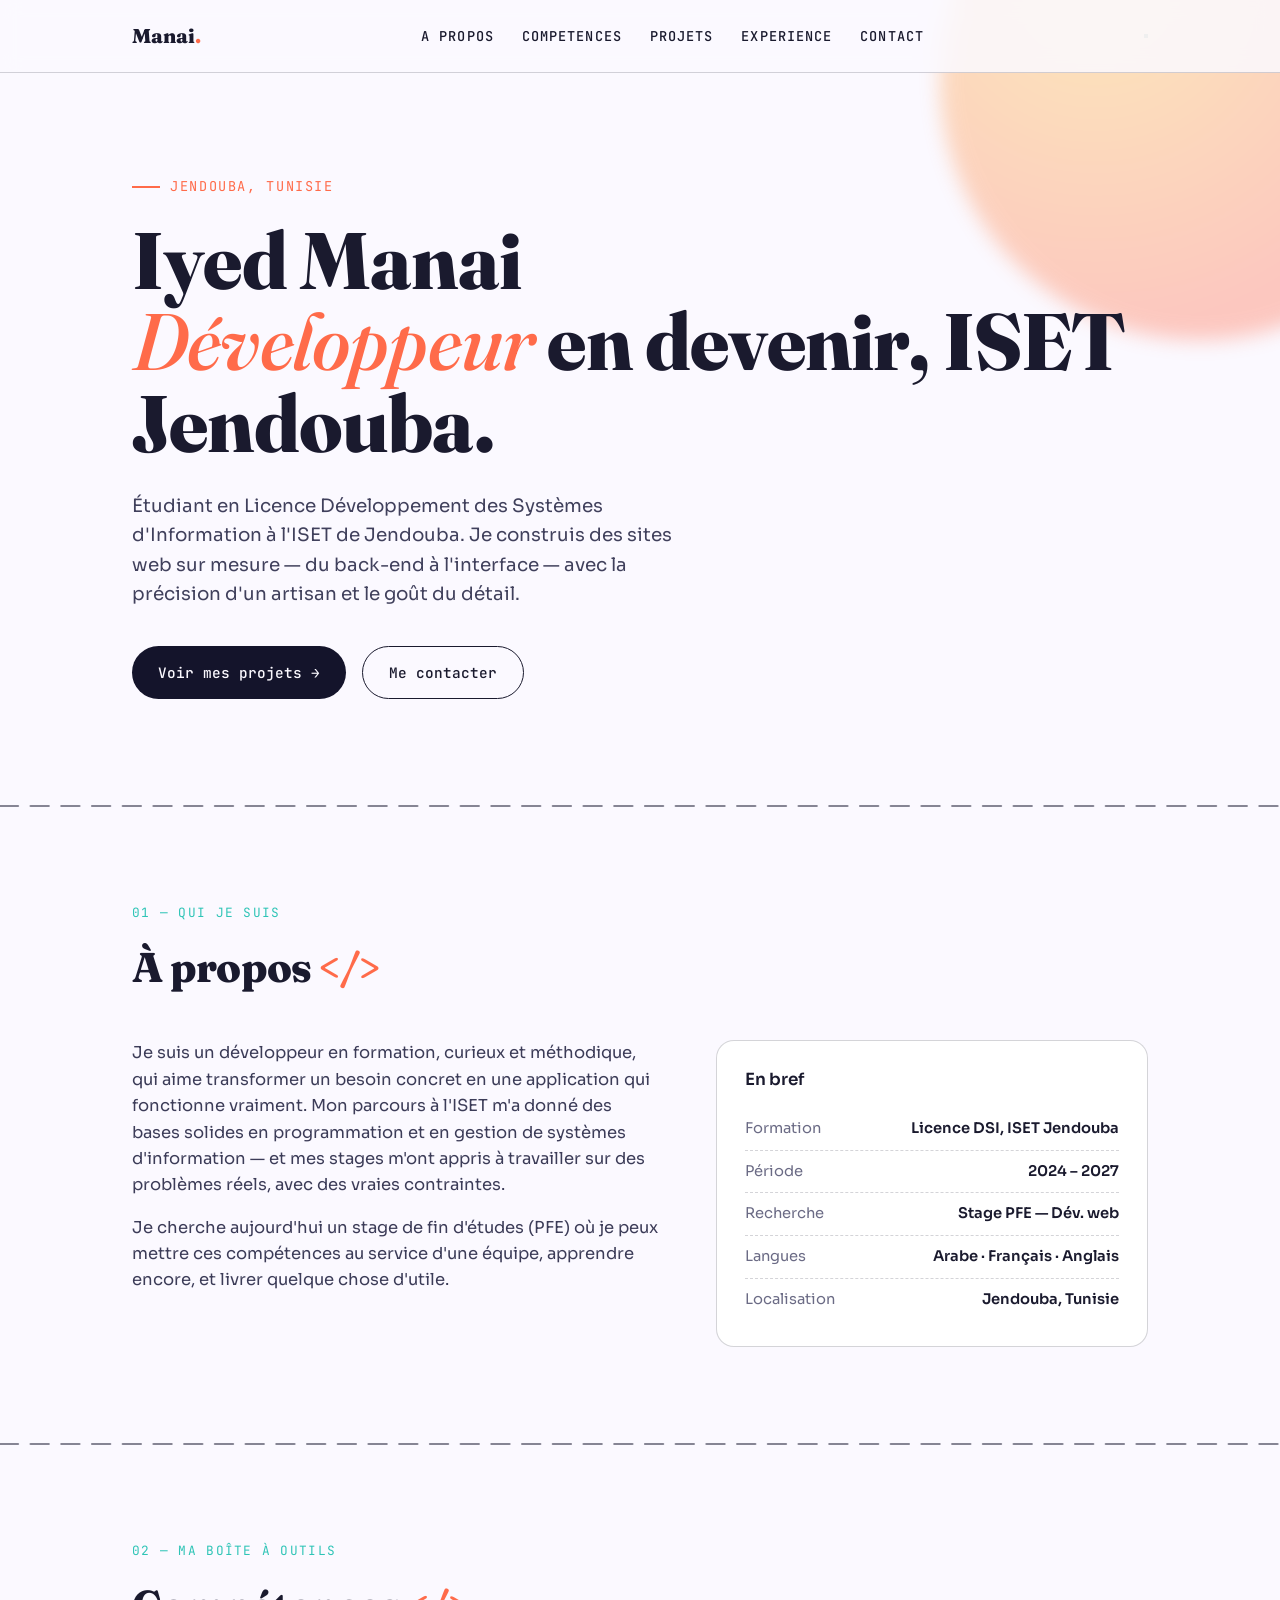
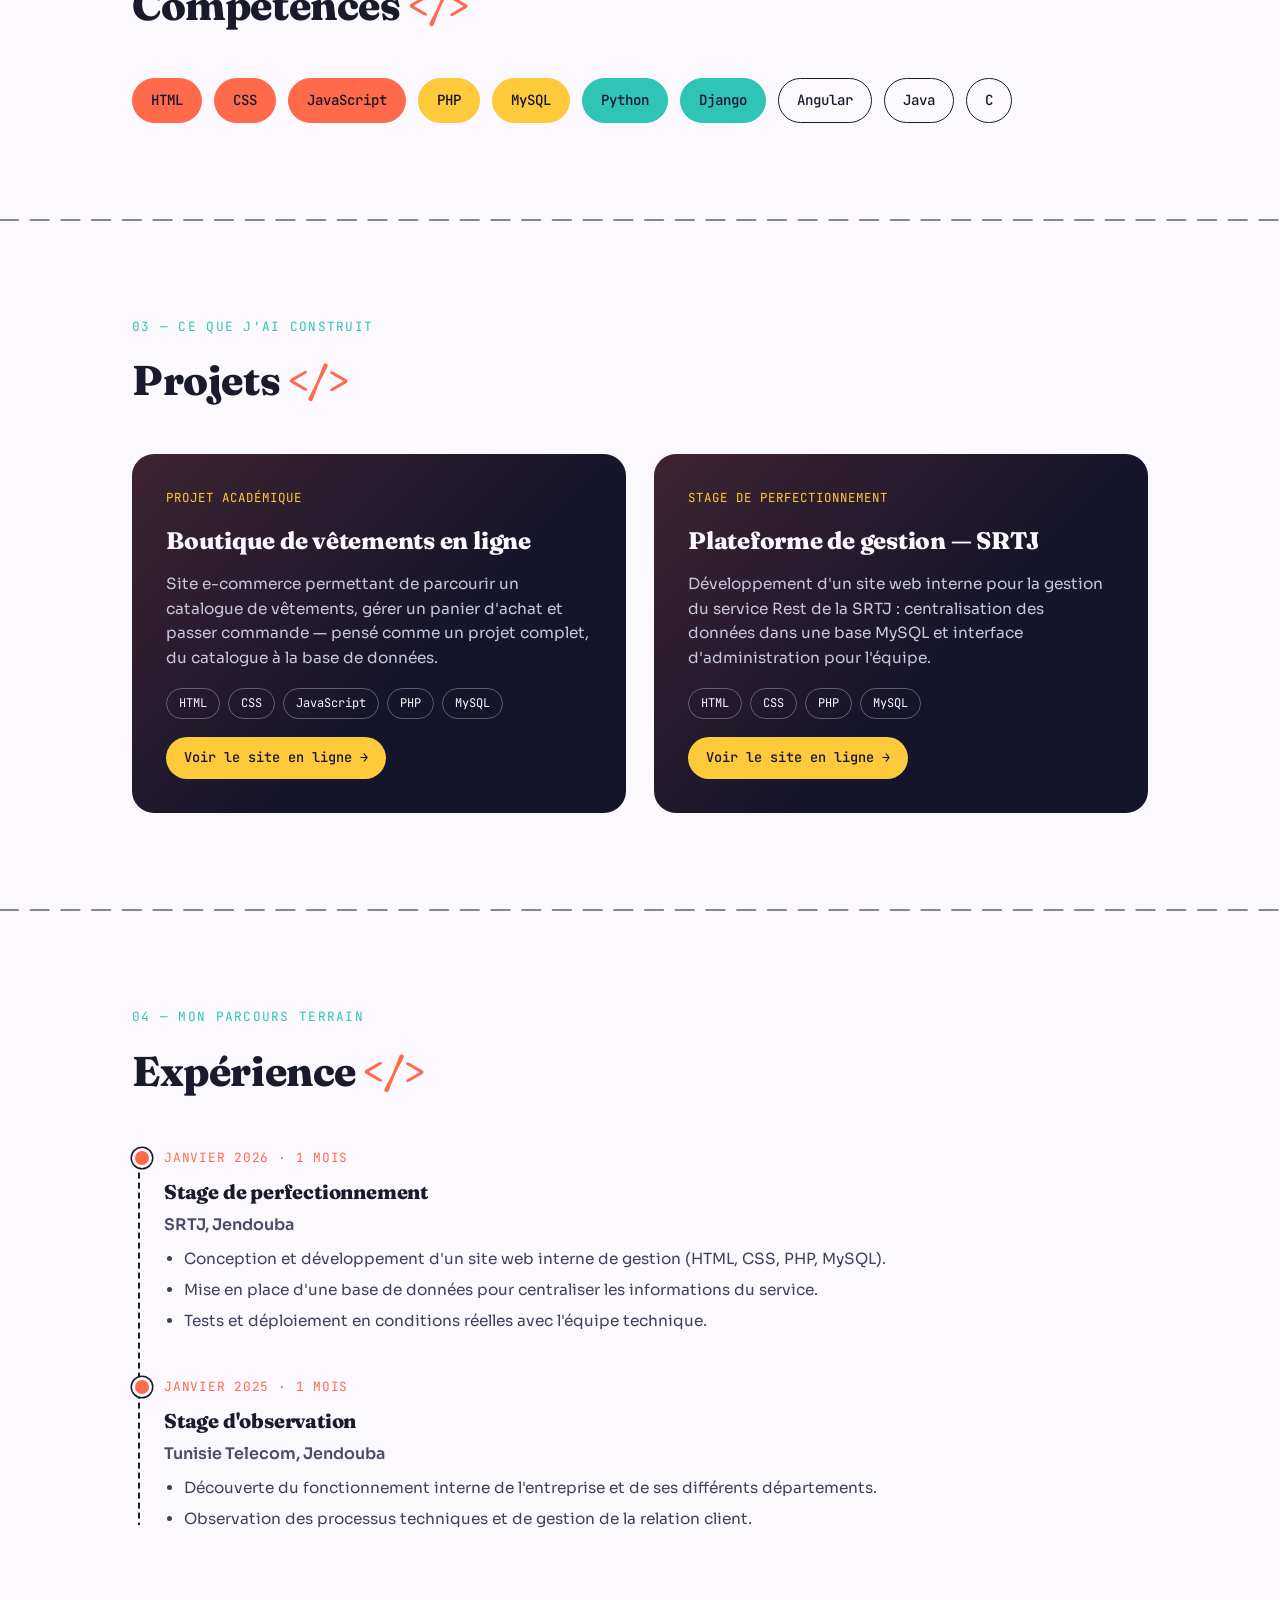
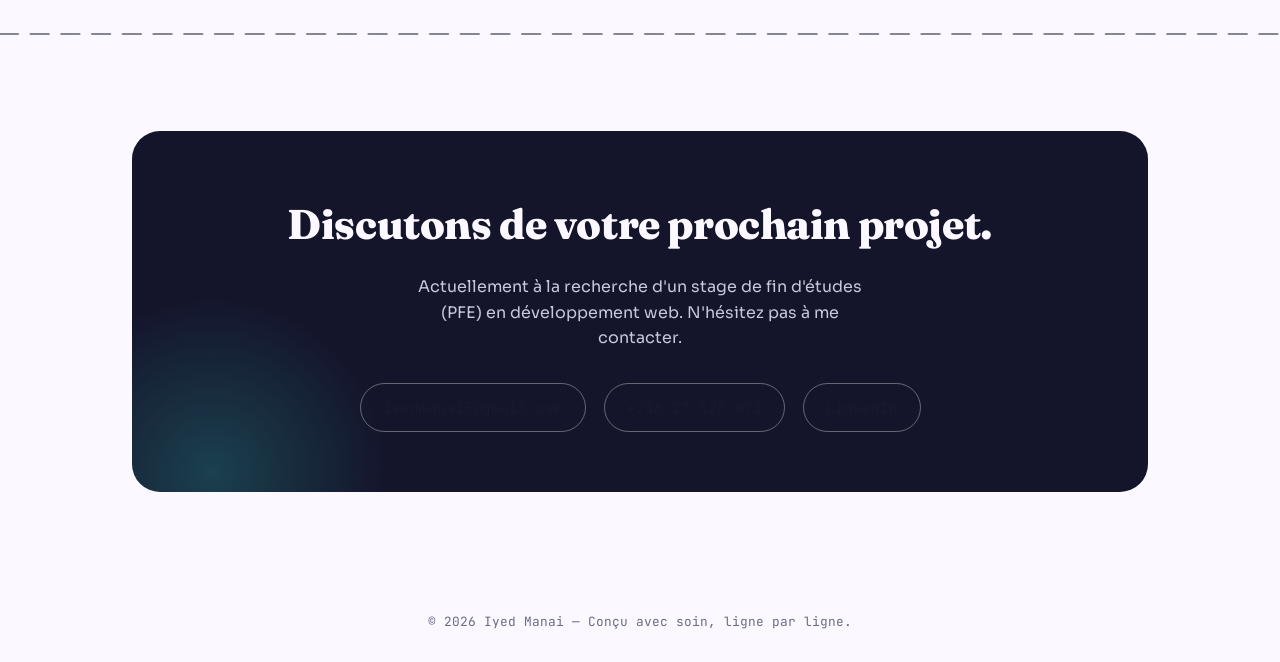
<file: index.html>
<!DOCTYPE html>
<html lang="fr">
<head>
<meta charset="UTF-8">
<meta name="viewport" content="width=device-width, initial-scale=1.0">
<title>Iyed Manai - Developpeur Web</title>

<link href="https://fonts.googleapis.com/css2?family=Fraunces:ital,opsz,wght@0,9..144,400;0,9..144,600;0,9..144,800;1,9..144,500&family=Sora:wght@300;400;500;600;700&family=JetBrains+Mono:wght@400;500;600&display=swap" rel="stylesheet">
<link rel="stylesheet" href="styles.css">
</head>
<body>

<header>
  <nav class="wrap">
    <div class="logo">Manai<span>.</span></div>
    <ul id="navlist">
      <li><a href="#about">A propos</a></li>
      <li><a href="#skills">Competences</a></li>
      <li><a href="#projects">Projets</a></li>
      <li><a href="#experience">Experience</a></li>
      <li><a href="#contact">Contact</a></li>
    </ul>
    <button class="nav-toggle" id="navToggle" aria-label="Menu"><span></span><span></span><span></span></button>
  </nav>
</header>

<section class="hero">
  <div class="hero-blob"></div>
  <div class="wrap">
    <span class="eyebrow">Jendouba, Tunisie </span>
    <h1>Iyed Manai<br><span class="accent">Développeur</span> en devenir, ISET Jendouba.</h1>
    <p class="lead">Étudiant en Licence Développement des Systèmes d'Information à l'ISET de Jendouba. Je construis des sites web sur mesure — du back-end à l'interface — avec la précision d'un artisan et le goût du détail.</p>
    <div class="hero-cta">
      <a href="#projects" class="btn btn-primary">Voir mes projets →</a>
      <a href="#contact" class="btn btn-ghost">Me contacter</a>
    </div>
  </div>
</section>

<div class="stitch"><svg preserveAspectRatio="none" viewBox="0 0 1000 14"><line x1="0" y1="7" x2="1000" y2="7" stroke="#14142B" stroke-width="2" stroke-dasharray="14 10" stroke-linecap="round" opacity="0.5"/></svg></div>

<section id="about">
  <div class="wrap">
    <span class="tag">01 — Qui je suis</span>
    <h2 class="sec-title">À propos <span class="bracket">&lt;/&gt;</span></h2>
    <div class="about-grid reveal">
      <div>
        <p>Je suis un développeur en formation, curieux et méthodique, qui aime transformer un besoin concret en une application qui fonctionne vraiment. Mon parcours à l'ISET m'a donné des bases solides en programmation et en gestion de systèmes d'information — et mes stages m'ont appris à travailler sur des problèmes réels, avec des vraies contraintes.</p>
        <p>Je cherche aujourd'hui un stage de fin d'études (PFE) où je peux mettre ces compétences au service d'une équipe, apprendre encore, et livrer quelque chose d'utile.</p>
      </div>
      <div class="card">
        <h3>En bref</h3>
        <div class="info-row"><span>Formation</span><span>Licence DSI, ISET Jendouba</span></div>
        <div class="info-row"><span>Période</span><span>2024 – 2027</span></div>
        <div class="info-row"><span>Recherche</span><span>Stage PFE — Dév. web</span></div>
        <div class="info-row"><span>Langues</span><span>Arabe · Français · Anglais</span></div>
        <div class="info-row"><span>Localisation</span><span>Jendouba, Tunisie</span></div>
      </div>
    </div>
  </div>
</section>

<div class="stitch"><svg preserveAspectRatio="none" viewBox="0 0 1000 14"><line x1="0" y1="7" x2="1000" y2="7" stroke="#14142B" stroke-width="2" stroke-dasharray="14 10" stroke-linecap="round" opacity="0.5"/></svg></div>

<section id="skills">
  <div class="wrap">
    <span class="tag">02 — Ma boîte à outils</span>
    <h2 class="sec-title">Compétences <span class="bracket">&lt;/&gt;</span></h2>
    <div class="skills-wrap reveal">
      <span class="pill c1">HTML</span>
      <span class="pill c1">CSS</span>
      <span class="pill c1">JavaScript</span>
      <span class="pill c2">PHP</span>
      <span class="pill c2">MySQL</span>
      <span class="pill c3">Python</span>
      <span class="pill c3">Django</span>
      <span class="pill">Angular</span>
      <span class="pill">Java</span>
      <span class="pill">C</span>
    </div>
  </div>
</section>

<div class="stitch"><svg preserveAspectRatio="none" viewBox="0 0 1000 14"><line x1="0" y1="7" x2="1000" y2="7" stroke="#14142B" stroke-width="2" stroke-dasharray="14 10" stroke-linecap="round" opacity="0.5"/></svg></div>

<section id="projects">
  <div class="wrap">
    <span class="tag">03 — Ce que j'ai construit</span>
    <h2 class="sec-title">Projets <span class="bracket">&lt;/&gt;</span></h2>
    <div class="projects reveal">
      <div class="project-card">
        <span class="proj-tag">Projet académique</span>
        <h3>Boutique de vêtements en ligne</h3>
        <p>Site e-commerce permettant de parcourir un catalogue de vêtements, gérer un panier d'achat et passer commande — pensé comme un projet complet, du catalogue à la base de données.</p>
        <div class="stack-row">
          <span class="chip">HTML</span><span class="chip">CSS</span><span class="chip">JavaScript</span><span class="chip">PHP</span><span class="chip">MySQL</span>
        </div>
         <a href="https://shop.wuaze.com" target="_blank" rel="noopener" class="project-link">Voir le site en ligne →</a>
      </div>
      <div class="project-card">
        <span class="proj-tag">Stage de perfectionnement</span>
        <h3>Plateforme de gestion — SRTJ</h3>
        <p>Développement d'un site web interne pour la gestion du service Rest de la SRTJ : centralisation des données dans une base MySQL et interface d'administration pour l'équipe.</p>
        <div class="stack-row">
          <span class="chip">HTML</span><span class="chip">CSS</span><span class="chip">PHP</span><span class="chip">MySQL</span>
        </div>
          <a href="https://srtj.page.gd" target="_blank" rel="noopener" class="project-link">Voir le site en ligne →</a>
      </div>
    </div>
  </div>
</section>

<div class="stitch"><svg preserveAspectRatio="none" viewBox="0 0 1000 14"><line x1="0" y1="7" x2="1000" y2="7" stroke="#14142B" stroke-width="2" stroke-dasharray="14 10" stroke-linecap="round" opacity="0.5"/></svg></div>

<section id="experience">
  <div class="wrap">
    <span class="tag">04 — Mon parcours terrain</span>
    <h2 class="sec-title">Expérience <span class="bracket">&lt;/&gt;</span></h2>
    <div class="timeline reveal">
      <div class="tl-item">
        <span class="tl-date">Janvier 2026 · 1 mois</span>
        <h3>Stage de perfectionnement</h3>
        <span class="org">SRTJ, Jendouba</span>
        <ul>
          <li>Conception et développement d'un site web interne de gestion (HTML, CSS, PHP, MySQL).</li>
          <li>Mise en place d'une base de données pour centraliser les informations du service.</li>
          <li>Tests et déploiement en conditions réelles avec l'équipe technique.</li>
        </ul>
      </div>
      <div class="tl-item">
        <span class="tl-date">Janvier 2025 · 1 mois</span>
        <h3>Stage d'observation</h3>
        <span class="org">Tunisie Telecom, Jendouba</span>
        <ul>
          <li>Découverte du fonctionnement interne de l'entreprise et de ses différents départements.</li>
          <li>Observation des processus techniques et de gestion de la relation client.</li>
        </ul>
      </div>
    </div>
  </div>
</section>

<div class="stitch"><svg preserveAspectRatio="none" viewBox="0 0 1000 14"><line x1="0" y1="7" x2="1000" y2="7" stroke="#14142B" stroke-width="2" stroke-dasharray="14 10" stroke-linecap="round" opacity="0.5"/></svg></div>

<section id="contact">
  <div class="wrap">
    <div class="contact-box reveal">
      <h2>Discutons de votre prochain projet.</h2>
      <p>Actuellement à la recherche d'un stage de fin d'études (PFE) en développement web. N'hésitez pas à me contacter.</p>
      <div class="contact-links">
        <a href="mailto:iyedmanai5@gmail.com">iyedmanai5@gmail.com</a>
        <a href="tel:+21627528071">+216 27 528 071</a>
        <a href="https://www.linkedin.com/in/iyed-manai-74b932219/" target="_blank" rel="noopener">LinkedIn</a>
      </div>
    </div>
  </div>
</section>

<footer>© 2026 Iyed Manai — Conçu avec soin, ligne par ligne.</footer>

</body>
</html>
</file>
<file: styles.css>
/* ---------- TOKENS ---------- */
:root {
  --void: #14142B;
  --chalk: #FBF9FF;
  --zest: #FF6B4A;
  --thread: #FFC93C;
  --mint: #2EC4B6;
  --ink: #1A1A2E;
  --paper: #FFFFFF;
  --line: rgba(20, 20, 43, 0.18);
  --max: 1080px;
}

* {
  box-sizing: border-box;
  margin: 0;
  padding: 0;
}

html {
  scroll-behavior: smooth;
}

body {
  background: var(--chalk);
  color: var(--ink);
  font-family: Sora, sans-serif;
  font-weight: 400;
  font-size: 16px;
  line-height: 1.6;
}

::selection {
  background: var(--thread);
  color: var(--void);
}

h1, h2, h3 {
  font-family: Fraunces, serif;
  font-weight: 800;
  letter-spacing: -0.01em;
}

a {
  color: inherit;
  text-decoration: none;
}

.wrap {
  max-width: var(--max);
  margin: 0 auto;
  padding: 0 32px;
}

.mono {
  font-family: 'JetBrains Mono', monospace;
}

/* ---------- STITCH DIVIDER ---------- */
.stitch {
  width: 100%;
  height: 14px;
}

.stitch svg {
  width: 100%;
  height: 100%;
  display: block;
}

/* ---------- NAV ---------- */
header {
  position: fixed;
  top: 0;
  left: 0;
  right: 0;
  z-index: 50;
  background: rgba(251, 249, 255, 0.85);
  backdrop-filter: blur(10px);
  border-bottom: 1px solid var(--line);
}

nav.wrap {
  display: flex;
  align-items: center;
  justify-content: space-between;
  height: 72px;
}

.logo {
  font-family: Fraunces, serif;
  font-weight: 800;
  font-size: 1.25rem;
}

.logo span {
  color: var(--zest);
}

nav ul {
  list-style: none;
  display: flex;
  gap: 28px;
  flex-wrap: wrap;
}

nav a {
  font-family: 'JetBrains Mono', monospace;
  font-weight: 500;
  font-size: 0.85rem;
  text-transform: uppercase;
  letter-spacing: 0.08em;
  padding-bottom: 4px;
  border-bottom: 2px solid transparent;
  transition: border-color 0.25s, color 0.25s;
}

nav a:hover {
  border-color: var(--zest);
  color: var(--zest);
}

@media (max-width: 760px) {
  nav.wrap {
    flex-direction: column;
    height: auto;
    padding: 16px 32px;
    gap: 12px;
  }

  header {
    position: static;
  }
}

/* ---------- HERO ---------- */
.hero {
  padding: 170px 0 100px;
  position: relative;
  overflow: hidden;
}

@media (max-width: 760px) {
  .hero {
    padding-top: 60px;
  }
}

.hero-blob {
  position: absolute;
  width: 520px;
  height: 520px;
  border-radius: 50%;
  background: radial-gradient(circle at 30% 30%, var(--thread), var(--zest) 70%);
  filter: blur(10px);
  opacity: 0.35;
  top: -180px;
  right: -180px;
}

.eyebrow {
  font-family: 'JetBrains Mono', monospace;
  font-size: 0.85rem;
  color: var(--zest);
  text-transform: uppercase;
  letter-spacing: 0.12em;
  display: inline-flex;
  align-items: center;
  gap: 10px;
  margin-bottom: 22px;
}

.eyebrow::before {
  content: "";
  width: 28px;
  height: 2px;
  background: var(--zest);
}

.hero h1 {
  font-size: clamp(2.6rem, 7vw, 5rem);
  line-height: 1.02;
  position: relative;
  z-index: 1;
}

.hero h1 .accent {
  color: var(--zest);
  font-style: italic;
  font-weight: 500;
}

.hero p.lead {
  max-width: 560px;
  margin-top: 26px;
  font-size: 1.15rem;
  color: #40405c;
  position: relative;
  z-index: 1;
}

.hero-cta {
  display: flex;
  gap: 16px;
  margin-top: 38px;
  flex-wrap: wrap;
  position: relative;
  z-index: 1;
}

.btn {
  font-family: 'JetBrains Mono', monospace;
  font-weight: 500;
  font-size: 0.9rem;
  padding: 14px 26px;
  border-radius: 100px;
  display: inline-flex;
  align-items: center;
  gap: 8px;
  transition: transform 0.2s ease, box-shadow 0.2s ease;
}

.btn-primary {
  background: var(--void);
  color: var(--chalk);
}

.btn-primary:hover {
  transform: translateY(-2px);
  box-shadow: 0 10px 24px rgba(20, 20, 43, 0.25);
}

.btn-ghost {
  border: 1.5px solid var(--ink);
}

.btn-ghost:hover {
  transform: translateY(-2px);
  background: var(--void);
  color: var(--chalk);
}

/* ---------- SECTIONS ---------- */
section {
  padding: 90px 0;
}

.tag {
  display: block;
  font-family: 'JetBrains Mono', monospace;
  font-size: 0.8rem;
  color: var(--mint);
  text-transform: uppercase;
  letter-spacing: 0.1em;
  margin-bottom: 10px;
}

.sec-title {
  font-size: clamp(1.8rem, 4vw, 2.6rem);
  margin-bottom: 40px;
}

.sec-title .bracket {
  color: var(--zest);
}

/* ---------- ABOUT ---------- */
.about-grid {
  display: grid;
  grid-template-columns: 1.1fr 0.9fr;
  gap: 56px;
}

.about-grid p {
  color: #3c3c58;
  margin-bottom: 16px;
  font-size: 1.03rem;
}

.card {
  background: var(--paper);
  border: 1px solid var(--line);
  border-radius: 18px;
  padding: 26px 28px;
}

.card h3 {
  font-family: Sora, sans-serif;
  font-weight: 600;
  font-size: 1.05rem;
  margin-bottom: 14px;
}

.info-row {
  display: flex;
  justify-content: space-between;
  padding: 9px 0;
  border-bottom: 1px dashed var(--line);
  font-size: 0.92rem;
}

.info-row:last-child {
  border-bottom: none;
}

.info-row span:first-child {
  color: #6b6b85;
}

.info-row span:last-child {
  font-weight: 600;
  text-align: right;
}

@media (max-width: 760px) {
  .about-grid {
    grid-template-columns: 1fr;
  }
}

/* ---------- SKILLS ---------- */
.skills-wrap {
  display: flex;
  flex-wrap: wrap;
  gap: 12px;
}

.pill {
  font-family: 'JetBrains Mono', monospace;
  font-weight: 500;
  font-size: 0.88rem;
  padding: 10px 18px;
  border-radius: 100px;
  border: 1.5px solid var(--ink);
  transition: transform 0.2s;
}

.pill:hover {
  transform: translateY(-3px);
}

.pill.c1 {
  background: var(--zest);
  border-color: var(--zest);
  color: var(--void);
}

.pill.c2 {
  background: var(--thread);
  border-color: var(--thread);
  color: var(--void);
}

.pill.c3 {
  background: var(--mint);
  border-color: var(--mint);
  color: var(--void);
}

/* ---------- PROJECTS ---------- */
.projects {
  display: grid;
  grid-template-columns: 1fr 1fr;
  gap: 28px;
}

@media (max-width: 760px) {
  .projects {
    grid-template-columns: 1fr;
  }
}

.project-card {
  background: var(--void);
  color: var(--chalk);
  border-radius: 22px;
  padding: 34px;
  position: relative;
  overflow: hidden;
  display: flex;
  flex-direction: column;
  min-height: 320px;
}

.project-card::before {
  content: "";
  position: absolute;
  inset: 0;
  background: linear-gradient(135deg, rgba(255, 107, 74, 0.18), transparent 60%);
}

.project-card > * {
  position: relative;
  z-index: 1;
}

.proj-tag {
  font-family: 'JetBrains Mono', monospace;
  font-size: 0.78rem;
  color: var(--thread);
  letter-spacing: 0.08em;
  text-transform: uppercase;
}

.project-card h3 {
  color: var(--chalk);
  font-size: 1.5rem;
  margin: 14px 0 12px;
}

.project-card p {
  color: #c8c8dc;
  font-size: 0.96rem;
  margin-bottom: 18px;
  flex-grow: 1;
}

.stack-row {
  display: flex;
  flex-wrap: wrap;
  gap: 8px;
}

.chip {
  font-family: 'JetBrains Mono', monospace;
  font-size: 0.75rem;
  border: 1px solid rgba(255, 255, 255, 0.3);
  border-radius: 100px;
  padding: 5px 12px;
}

.project-link {
  display: inline-flex;
  align-items: center;
  gap: 6px;
  margin-top: 18px;
  font-family: 'JetBrains Mono', monospace;
  font-size: 0.85rem;
  font-weight: 500;
  color: var(--void);
  background: var(--thread);
  border-radius: 100px;
  padding: 10px 18px;
  width: fit-content;
  transition: transform 0.2s, background 0.2s;
}

.project-link:hover {
  transform: translateY(-2px);
  background: var(--zest);
}

.project-status {
  display: inline-flex;
  align-items: center;
  gap: 6px;
  margin-top: 18px;
  font-family: 'JetBrains Mono', monospace;
  font-size: 0.85rem;
  font-weight: 500;
  color: #c8c8dc;
  border: 1.5px dashed rgba(255, 255, 255, 0.35);
  border-radius: 100px;
  padding: 9px 18px;
  width: fit-content;
}

/* ---------- EXPERIENCE ---------- */
.timeline {
  position: relative;
  padding-left: 32px;
}

.timeline::before {
  content: "";
  position: absolute;
  left: 6px;
  top: 6px;
  bottom: 6px;
  width: 2px;
  background: repeat-y linear-gradient(var(--ink) 60%, transparent 0) 0 / 2px 10px;
}

.tl-item {
  position: relative;
  margin-bottom: 40px;
}

.tl-item:last-child {
  margin-bottom: 0;
}

.tl-item::before {
  content: "";
  position: absolute;
  left: -32px;
  top: 4px;
  width: 14px;
  height: 14px;
  border-radius: 50%;
  background: var(--zest);
  border: 3px solid var(--chalk);
  box-shadow: 0 0 0 1.5px var(--ink);
}

.tl-date {
  font-family: 'JetBrains Mono', monospace;
  font-size: 0.8rem;
  color: var(--zest);
  text-transform: uppercase;
  letter-spacing: 0.06em;
}

.tl-item h3 {
  font-size: 1.25rem;
  margin: 6px 0 4px;
}

.tl-item .org {
  font-weight: 600;
  color: #4c4c68;
  margin-bottom: 10px;
  display: block;
}

.tl-item ul {
  padding-left: 20px;
  color: #40405c;
  font-size: 0.96rem;
}

.tl-item li {
  margin-bottom: 6px;
}

/* ---------- CONTACT ---------- */
.contact-box {
  background: var(--void);
  border-radius: 28px;
  padding: 60px 48px;
  text-align: center;
  position: relative;
  overflow: hidden;
}

.contact-box::after {
  content: "";
  position: absolute;
  width: 360px;
  height: 360px;
  border-radius: 50%;
  background: radial-gradient(circle, var(--mint), transparent 70%);
  opacity: 0.25;
  bottom: -160px;
  left: -100px;
}

.contact-box > * {
  position: relative;
  z-index: 1;
}

.contact-box h2 {
  color: var(--chalk);
  font-size: clamp(1.8rem, 4vw, 2.6rem);
}

.contact-box p {
  color: #c8c8dc;
  max-width: 480px;
  margin: 16px auto 32px;
}

.contact-links {
  display: flex;
  justify-content: center;
  gap: 18px;
  flex-wrap: wrap;
}

.contact-links a {
  font-family: 'JetBrains Mono', monospace;
  font-size: 0.9rem;
  border: 1.5px solid rgba(255, 255, 255, 0.35);
  padding: 12px 22px;
  border-radius: 100px;
  transition: background 0.2s, transform 0.2s;
}

.contact-links a:hover {
  background: var(--zest);
  border-color: var(--zest);
  transform: translateY(-2px);
}

/* ---------- FOOTER ---------- */
footer {
  text-align: center;
  padding: 30px 0;
  font-family: 'JetBrains Mono', monospace;
  font-size: 0.8rem;
  color: #6b6b85;
}
</file>
